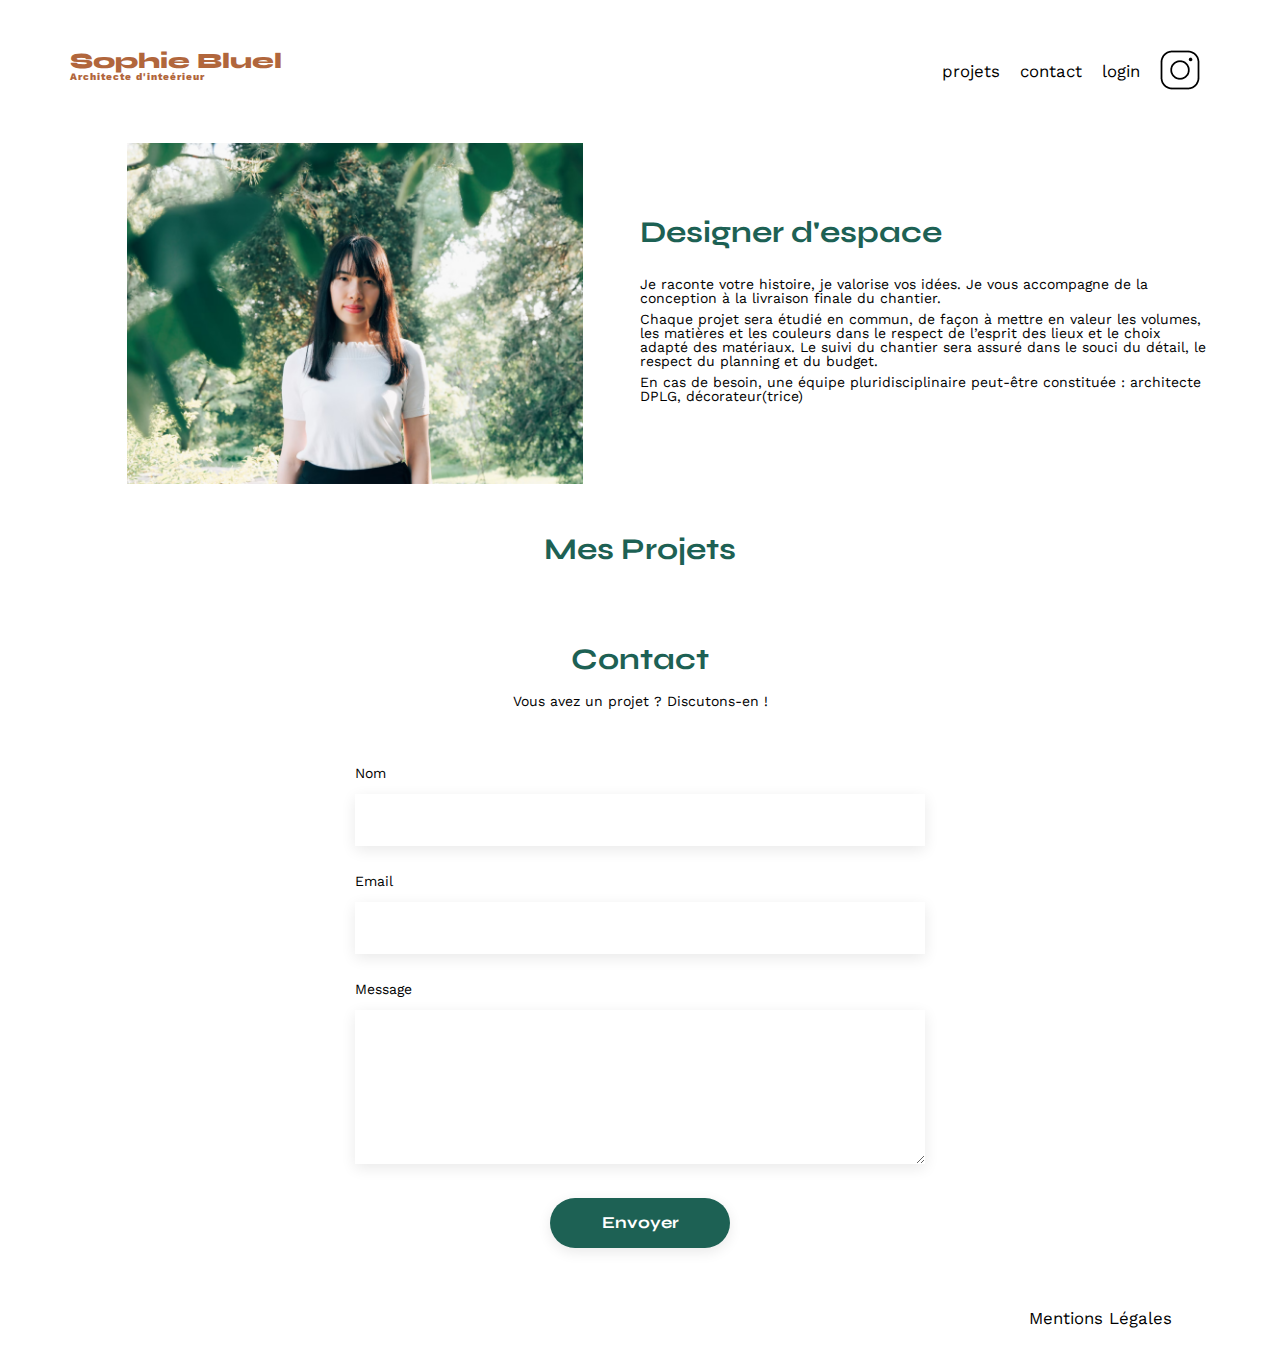
<file: FrontEnd/index.html>
<!DOCTYPE html>
<html lang="fr">

<head>
	<meta charset="UTF-8">
	<title>Sophie Bluel - Architecte d'intérieur</title>
	<meta name="viewport" content="width=device-width, initial-scale=1.0">
	<link rel="preconnect" href="https://fonts.googleapis.com">
	<link rel="preconnect" href="https://fonts.gstatic.com" crossorigin>
	<link rel="stylesheet" href="https://cdnjs.cloudflare.com/ajax/libs/font-awesome/6.2.1/css/all.min.css">
	<link href="https://fonts.googleapis.com/css2?family=Syne:wght@700;800&family=Work+Sans&display=swap"
		rel="stylesheet">
	<meta name="description" content="">
	<link rel="stylesheet" href="../FrontEnd/assets/style.css">
</head>

<body id="body">
	<header id="header">
		<h1>Sophie Bluel <span>Architecte d'inteérieur</span></h1>
		<nav>
			<ul id="nav-menu">
				<li>projets</li>
				<li>contact</li>
				<a class="navLogin" href="./log-in/index.html">
					<li>login</li>
				</a>
				<li><img src="./assets/icons/instagram.png" alt="Instagram"></li>
			</ul>
		</nav>
	</header>
	<main>
		<section id="introduction">
			<figure>
				<img src="./assets/images/sophie-bluel.png" alt="">
			</figure>
			<article>
				<h2>Designer d'espace</h2>
				<p>Je raconte votre histoire, je valorise vos idées. Je vous accompagne de la conception à la livraison
					finale du chantier.</p>
				<p>Chaque projet sera étudié en commun, de façon à mettre en valeur les volumes, les matières et les
					couleurs dans le respect de l’esprit des lieux et le choix adapté des matériaux. Le suivi du
					chantier sera assuré dans le souci du détail, le respect du planning et du budget.</p>
				<p>En cas de besoin, une équipe pluridisciplinaire peut-être constituée : architecte DPLG,
					décorateur(trice)</p>
			</article>
		</section>
		<section id="portfolio">
			<h2>Mes Projets</h2>
			<div class="gallery">

			</div>
		</section>
		<section id="contact">
			<h2>Contact</h2>
			<p>Vous avez un projet ? Discutons-en !</p>
			<form action="#" method="post">
				<label for="name">Nom</label>
				<input type="text" name="name" id="name">
				<label for="email">Email</label>
				<input type="email" name="email" id="email">
				<label for="message">Message</label>
				<textarea name="message" id="message" cols="30" rows="10"></textarea>
				<input type="submit" value="Envoyer">
			</form>
		</section>
	</main>

	<footer>
		<nav>
			<ul>
				<li>Mentions Légales</li>
			</ul>
		</nav>
	</footer>

	<script src="./assets/script.js"></script>

</body>

</html>
</file>
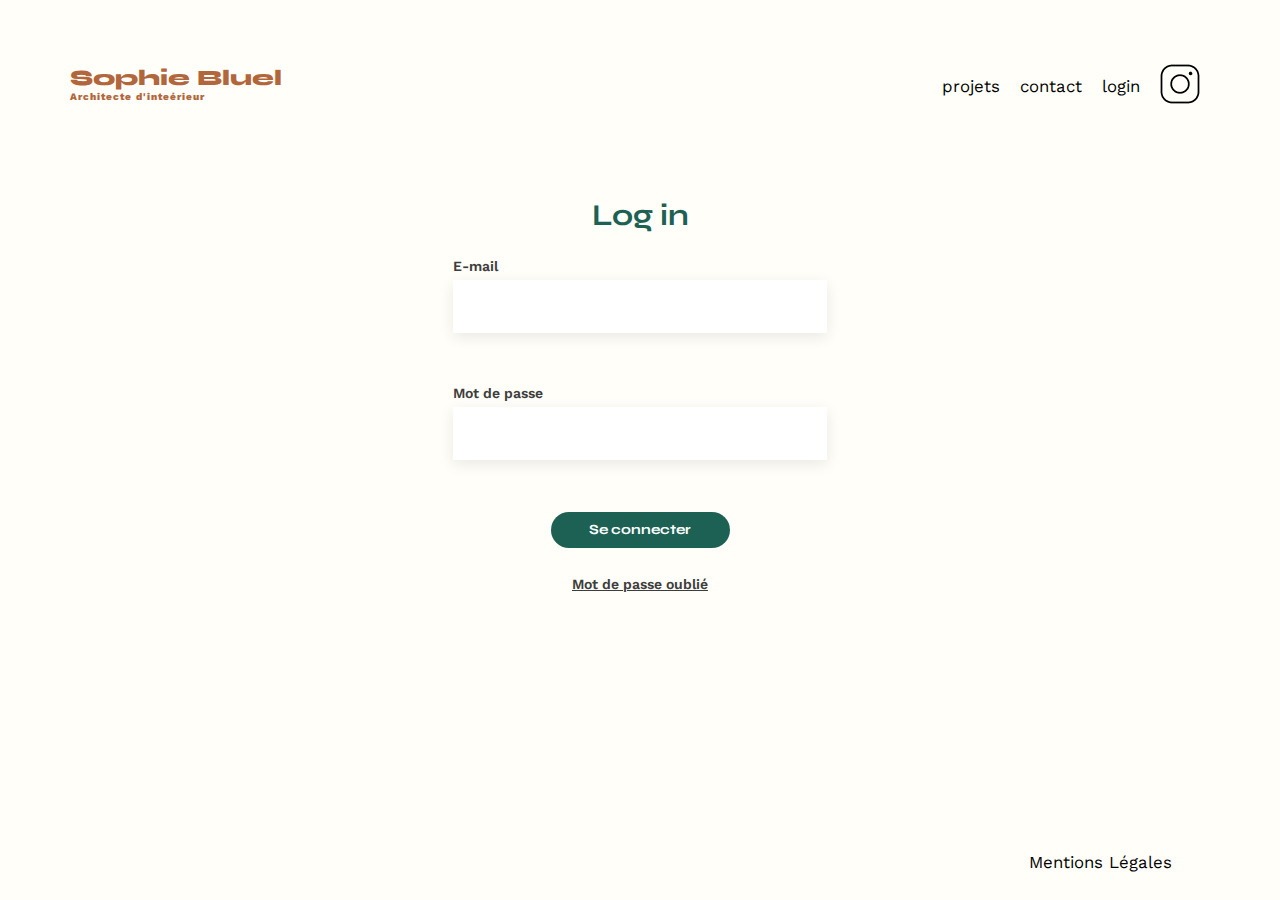
<file: FrontEnd/log-in/index.html>
<!DOCTYPE html>
<html lang="fr">

<head>
    <meta charset="UTF-8">
    <meta name="viewport" content="width=device-width, initial-scale=1.0">
    <link rel="preconnect" href="https://fonts.googleapis.com">
    <link rel="preconnect" href="https://fonts.gstatic.com" crossorigin>
    <link href="https://fonts.googleapis.com/css2?family=Syne:wght@700;800&family=Work+Sans&display=swap"
        rel="stylesheet">
    <title>Document</title>
    <link rel="stylesheet" href="/FrontEnd/assets/log_sheet.css">
</head>

<body>
    <header>
        <h1>Sophie Bluel <span>Architecte d'inteérieur</span></h1>
        <nav>
            <ul>
                <li>projets</li>
                <li>contact</li>
                <li href="">login</li>
                <li><img src="../assets/icons/instagram.png" alt="Instagram"></li>
            </ul>
        </nav>
    </header>
    <main>
        <div class="container">
            <h2>Log in</h2>
            <form class="log-form" id="logForm" action="">
                <label for="email">E-mail</label><input id="email" type="email" name="email">
                <label for="password">Mot de passe</label><input id="password" type="password">
            </form>
            <button class="Log-bt" id="logBt">Se connecter</button>
            <a class="Mp-oublié" href="#">Mot de passe oublié</a>
        </div>
    </main>
    <footer>
        <nav>
            <ul>
                <li>Mentions Légales</li>
            </ul>
        </nav>
    </footer>
    <script src="log_in_get.js"></script>
</body>

</html>
</file>
<file: FrontEnd/assets/log_sheet.css>
body {
    display: flex;
    flex-direction: column;
    height: 100vh;
    max-width: 1140px;
    margin: auto;
    font-family: 'Work Sans';
    font-size: 14px;
    background-color: #FFFEF8;

}



header {
    display: flex;
    justify-content: space-between;
    margin: 50px 0
}

h1 {
    display: flex;
    flex-direction: column;
    font-family: 'Syne';
    font-size: 22px;
    font-weight: 800;
    color: #B1663C
}

h1>span {
    font-family: 'Work Sans';
    font-size: 10px;
    letter-spacing: 0.1em;
    ;
}

main {
    height: 100vh;
}

h2 {
    font-family: 'Syne';
    font-weight: 700;
    font-size: 30px;
    color: #1D6154
}

nav ul {
    display: flex;
    align-items: center;
    list-style-type: none;

}

nav li {
    padding: 0 10px;
    font-size: 1.2em;
}

li:hover {
    color: #B1663C;
}

.container {
    display: flex;
    flex-direction: column;
    justify-content: center;
    align-items: center;

}

.log-form {
    display: flex;
    flex-direction: column;

}

.log-form label {
    margin-bottom: 6px;
    font-weight: 600;
    color: #3D3D3D;
    font-size: 1em;
}

.log-form input {
    height: 51px;
    width: 370px;
    border: none;
    margin-bottom: 52px;
    box-shadow: 0px 4px 14px 0px rgba(0, 0, 0, 0.09);

}

.Log-bt {
    background-color: #1D6154;
    color: #fff;
    width: 179px;
    height: 36px;
    border: none;
    border-radius: 60px;
    text-align: center;
    font-family: 'Syne';
    font-weight: 700;
    font-size: 1em;
    margin-bottom: 28px;
}

.Mp-oublié {
    color: #3D3D3D;
    font-weight: 600;
    font-size: 1em;
    line-height: normal;
}


footer {
    width: 100%;
}

footer nav ul {
    display: flex;
    justify-content: flex-end;
    margin: 2em
}
</file>
<file: FrontEnd/assets/style.css>
/* http://meyerweb.com/eric/tools/css/reset/
   v2.0 | 20110126
   License: none (public domain)
*/

html,
body,
div,
span,
applet,
object,
iframe,
h1,
h2,
h3,
h4,
h5,
h6,
p,
blockquote,
pre,
a,
abbr,
acronym,
address,
big,
cite,
code,
del,
dfn,
em,
img,
ins,
kbd,
q,
s,
samp,
small,
strike,
strong,
sub,
sup,
tt,
var,
b,
u,
i,
center,
dl,
dt,
dd,
ol,
ul,
li,
fieldset,
form,
label,
legend,
table,
caption,
tbody,
tfoot,
thead,
tr,
th,
td,
article,
aside,
canvas,
details,
embed,
figure,
figcaption,
footer,
header,
hgroup,
menu,
nav,
output,
ruby,
section,
summary,
time,
mark,
audio,
video {
	margin: 0;
	padding: 0;
	border: 0;
	font-size: 100%;
	font: inherit;
	vertical-align: baseline;
}

/* HTML5 display-role reset for older browsers */
article,
aside,
details,
figcaption,
figure,
footer,
header,
hgroup,
menu,
nav,
section {
	display: block;
}

body {
	line-height: 1;
}

ol,
ul {
	list-style: none;
}

blockquote,
q {
	quotes: none;
}

blockquote:before,
blockquote:after,
q:before,
q:after {
	content: '';
	content: none;
}

table {
	border-collapse: collapse;
	border-spacing: 0;
}

/** end reset css**/
body {
	max-width: 1140px;
	margin: 0 auto;
	font-family: 'Work Sans';
	font-size: 14px;
	text-decoration: none;
}

header {
	display: flex;
	justify-content: space-between;
	margin: 50px 0
}

section {
	margin: 50px 0
}

a {
	text-decoration: none;
}

h1 {
	display: flex;
	flex-direction: column;
	font-family: 'Syne';
	font-size: 22px;
	font-weight: 800;
	color: #B1663C
}

h1>span {
	font-family: 'Work Sans';
	font-size: 10px;
	letter-spacing: 0.1em;
	;
}

h2 {
	font-family: 'Syne';
	font-weight: 700;
	font-size: 30px;
	color: #1D6154
}

nav ul {
	display: flex;
	align-items: center;
	list-style-type: none;

}

nav li {
	padding: 0 10px;
	font-size: 1.2em;
	color: #000;

}

li:hover {
	color: #B1663C;
}

#introduction {
	display: flex;
	align-items: center;
}

#introduction figure {
	flex: 1
}

#introduction img {
	display: block;
	margin: auto;
	width: 80%;
}

#introduction article {
	flex: 1
}

#introduction h2 {
	margin-bottom: 1em;
}

#introduction p {
	margin-bottom: 0.5em;
}

#portfolio h2 {
	text-align: center;
	margin-bottom: 1em;
}

.gallery {
	width: 100%;
	display: grid;
	grid-template-columns: 1fr 1fr 1fr;
	grid-column-gap: 20px;
	grid-row-gap: 20px;
}

.gallery img {
	width: 100%;

}

#contact {
	width: 50%;
	margin: auto;
}

#contact>* {
	text-align: center;

}

#contact h2 {
	margin-bottom: 20px;
}

#contact form {
	text-align: left;
	margin-top: 30px;
	display: flex;
	flex-direction: column;
}

#contact input {
	height: 50px;
	font-size: 1.2em;
	border: none;
	box-shadow: 0px 4px 14px rgba(0, 0, 0, 0.09);
}

#contact label {
	margin: 2em 0 1em 0;
}

#contact textarea {
	border: none;
	box-shadow: 0px 4px 14px rgba(0, 0, 0, 0.09);
}

input[type="submit"] {
	font-family: 'Syne';
	font-weight: 700;
	color: white;
	background-color: #1D6154;
	margin: 2em auto;
	width: 180px;
	text-align: center;
	border-radius: 60px;
}

footer nav ul {
	display: flex;
	justify-content: flex-end;
	margin: 2em
}

/*Element créé avec JavaScript*/

/*La top bar Mode Édition*/
.top-bar {
	background-color: black;
	height: 50px;
	width: 100%;
	top: 0;
	left: 0;
	position: absolute;

}

.mt30 {
	margin-top: 80px;
}

.top-bar-box {
	display: flex;
	flex-direction: row;
	justify-content: center;
	align-items: center;
	height: 100%;
	gap: 12px;
}

.fa-pen-to-square {
	color: #FFF;
	cursor: pointer;
}

.top-bar-text {
	font-weight: 400;
	color: #fff;
	cursor: pointer;
}

.navlogout {
	cursor: pointer;
}

/*La zone pour le button Modifer*/
.titleEditBox {
	display: flex;
	flex-direction: row;
	align-items: center;
	justify-content: center;
	text-align: center;
	width: 100%;
	height: 40px;
	margin-top: 89px;
	margin-bottom: 92px;
}

.portfolioTitle {
	margin: 0 !important;
	margin-right: 32px !important;
	text-align: center;
	margin-bottom: 1em;
	font-family: 'Syne';
	font-weight: 700;
	font-size: 30px;
	color: #1D6154
}

.editBox {
	display: flex;
	flex-direction: row;
}

.titleEditBoxIcon {
	color: #000;
	margin-right: 11px;
	cursor: pointer;
}

.titleEditBoxTexte {
	color: #000;
	text-align: center;
	font-family: 'Work Sans';
	font-size: 14px;
	font-style: normal;
	font-weight: 400;
	line-height: normal;
	cursor: pointer;
}

/*Les catégories*/
.navCategories {
	display: flex;
	justify-content: center;
	align-items: center;
	height: 35px;
	width: 100%;
	margin-bottom: 51px;

}

.listCategories {
	display: flex;
	gap: 10px;
}

.AllCategoriesBt {
	border: solid 1px #1D6154;
	color: #1D6154;
	font-weight: 700;
	border-radius: 60px;
	text-align: center;
	padding: 10px 25px;
	cursor: pointer;
}

.AllCategoriesBt:hover {
	background-color: #1D6154;
	color: #fff;
	transition: 0.5s;
}

.listElement {
	border: solid 1px #1D6154;
	color: #1D6154;
	font-weight: 700;
	border-radius: 60px;
	text-align: center;
	padding: 10px 25px;
	cursor: pointer;
}

.listElement:hover {
	background-color: #1D6154;
	color: #fff;
	transition: 0.5s;
}

/*Modal */
.modalBackground {
	display: flex;
	justify-content: center;
	align-items: center;
	width: 100vw;
	height: 100vh;
	background-color: rgba(0, 0, 0, 0.5);
	left: 0px;
	bottom: 0px;
	position: fixed
}

/*Modal pour suppirmer des elements*/
.modal {
	display: flex;
	flex-direction: column;
	align-items: center;
	position: fixed;
	background-color: #fff;
	width: 638px;
	height: auto;
	border-radius: 10px;
	z-index: 100;

}

.closeFirstModal {
	position: absolute;
	right: 30px;
	top: 26px;
	font-size: 24px;
	cursor: pointer;

}

.modalTitle {
	color: #000;
	font-family: 'Work Sans';
	font-size: 1.625em;
	font-weight: 400;
	margin-top: 60px;
	margin-bottom: 46px;
}

.modalShowElements {
	display: flex;
	flex-wrap: wrap;
	width: 420px;
	min-height: 433px;
	border-bottom: solid 1px #B3B3B3;

}

.modalFigure {
	position: relative;
	height: 120px;
	width: 80px;
	margin: 0 2px;
}

.modalImage {
	height: 100%;
	width: 100%;
}

.trashContainer {
	position: absolute;
	z-index: 10;
	top: 10px;
	right: 10px;
	background-color: #000;
	padding: 5px;
	cursor: pointer;
}

.trashBt {
	color: #fff;
}

.addElementBt {
	display: flex;
	width: 139px;
	height: 16px;
	margin-top: 38px;
	margin-bottom: 45px;
	flex-shrink: 0;
	border-radius: 60px;
	background-color: #1D6154;
	color: #fff;
	font-family: 'Syne';
	font-weight: 700;
	font-size: 0.875em;
	text-align: center;
	line-height: normal;
	font-style: normal;
	padding: 10px 49px;
	cursor: pointer;
}

/*Modal pour ajouter des elements*/

.ModalAdd {
	background-color: #fff;
	height: 670px;
	width: 630px;
	border-radius: 10px;
}

.close-return-box {
	display: flex;
	flex-direction: row;
	justify-content: space-between;
	padding: 0 30px;
	margin-top: 26px;
	margin-bottom: 13px;
}

.arrow-return {
	font-size: 21px;
	cursor: pointer;
}

.close-modal-X {
	width: 24px;
	height: 24px;
	font-size: 24px;
	cursor: pointer;
}

.title-modalAdd {
	color: #000;
	text-align: center;
	font-family: 'Work Sans';
	font-size: 26px;
	margin-bottom: 36px;
	font-style: normal;
	font-weight: 400;
	line-height: normal;
}

.form-container {
	margin: 0 105px;
}

.form-modalAdd {
	display: flex;
	flex-direction: column;
}

.ajout-picture {
	position: relative;
	display: flex;
	flex-direction: column;
	align-items: center;
	background: #E8F1F6;
	width: 100%;
	height: 169px;
	margin-bottom: 30px;

}

.preview-image {
	position: absolute;
	visibility: hidden;
	height: 100%;
	z-index: 99;
	background-color: #fff;
}


.import-pictures {
	height: 100%;
	z-index: 100;
	object-fit: contain;
	background-color: #ffffff;
}


.icon-picture {
	width: 76px;
	height: 76px;
	font-size: 76px;
	color: #B9C5CC !important;
}

.label-addpic {
	display: flex;
	align-items: center;
	justify-content: center;
	width: 173px;
	height: 36px;
	margin-bottom: 7px;
	flex-shrink: 0;
	border-radius: 50px;
	background: #CBD6DC;
	color: #306685;
	text-align: center;
	font-family: 'Work Sans;';
	font-size: 14px;
	font-style: normal;
	font-weight: 500;
	line-height: normal;

}

.input-addpic {
	position: absolute;
	top: 83px;
	opacity: 0;
}

.labelInputTitle {
	color: #3D3D3D;
	font-family: 'Work Sans';
	font-size: 14px;
	margin-bottom: 10px;
	font-style: normal;
	font-weight: 500;
	line-height: normal;
}

.inputTitle {
	border: none;
	width: 420px;
	height: 51px;
	margin-bottom: 21px;
	flex-shrink: 0;
	background: #FFF;
	box-shadow: 0px 4px 14px 0px rgba(0, 0, 0, 0.09);
}

.labelInputCategory {
	color: #3D3D3D;
	font-family: 'Work Sans';
	font-size: 14px;

	font-style: normal;
	font-weight: 500;
	line-height: normal;
}

.inputCategorySelect {
	border: none;
	width: 420px;
	height: 51px;
	margin-top: 10px;
	margin-bottom: 47px;
	flex-shrink: 0;
	background: #FFF;
	box-shadow: 0px 4px 14px 0px rgba(0, 0, 0, 0.09);
}

.line-container {
	width: 420px;
	height: 1px;
	margin-bottom: 32px;
	background: #B3B3B3
}

.button-valider {
	margin: auto;
	width: 237px;
	height: 36px;
	flex-shrink: 0;
	border: none;
	border-radius: 60px;
	color: #fff;
	font-weight: 700;
	background: #A7A7A7;
}
</file>
